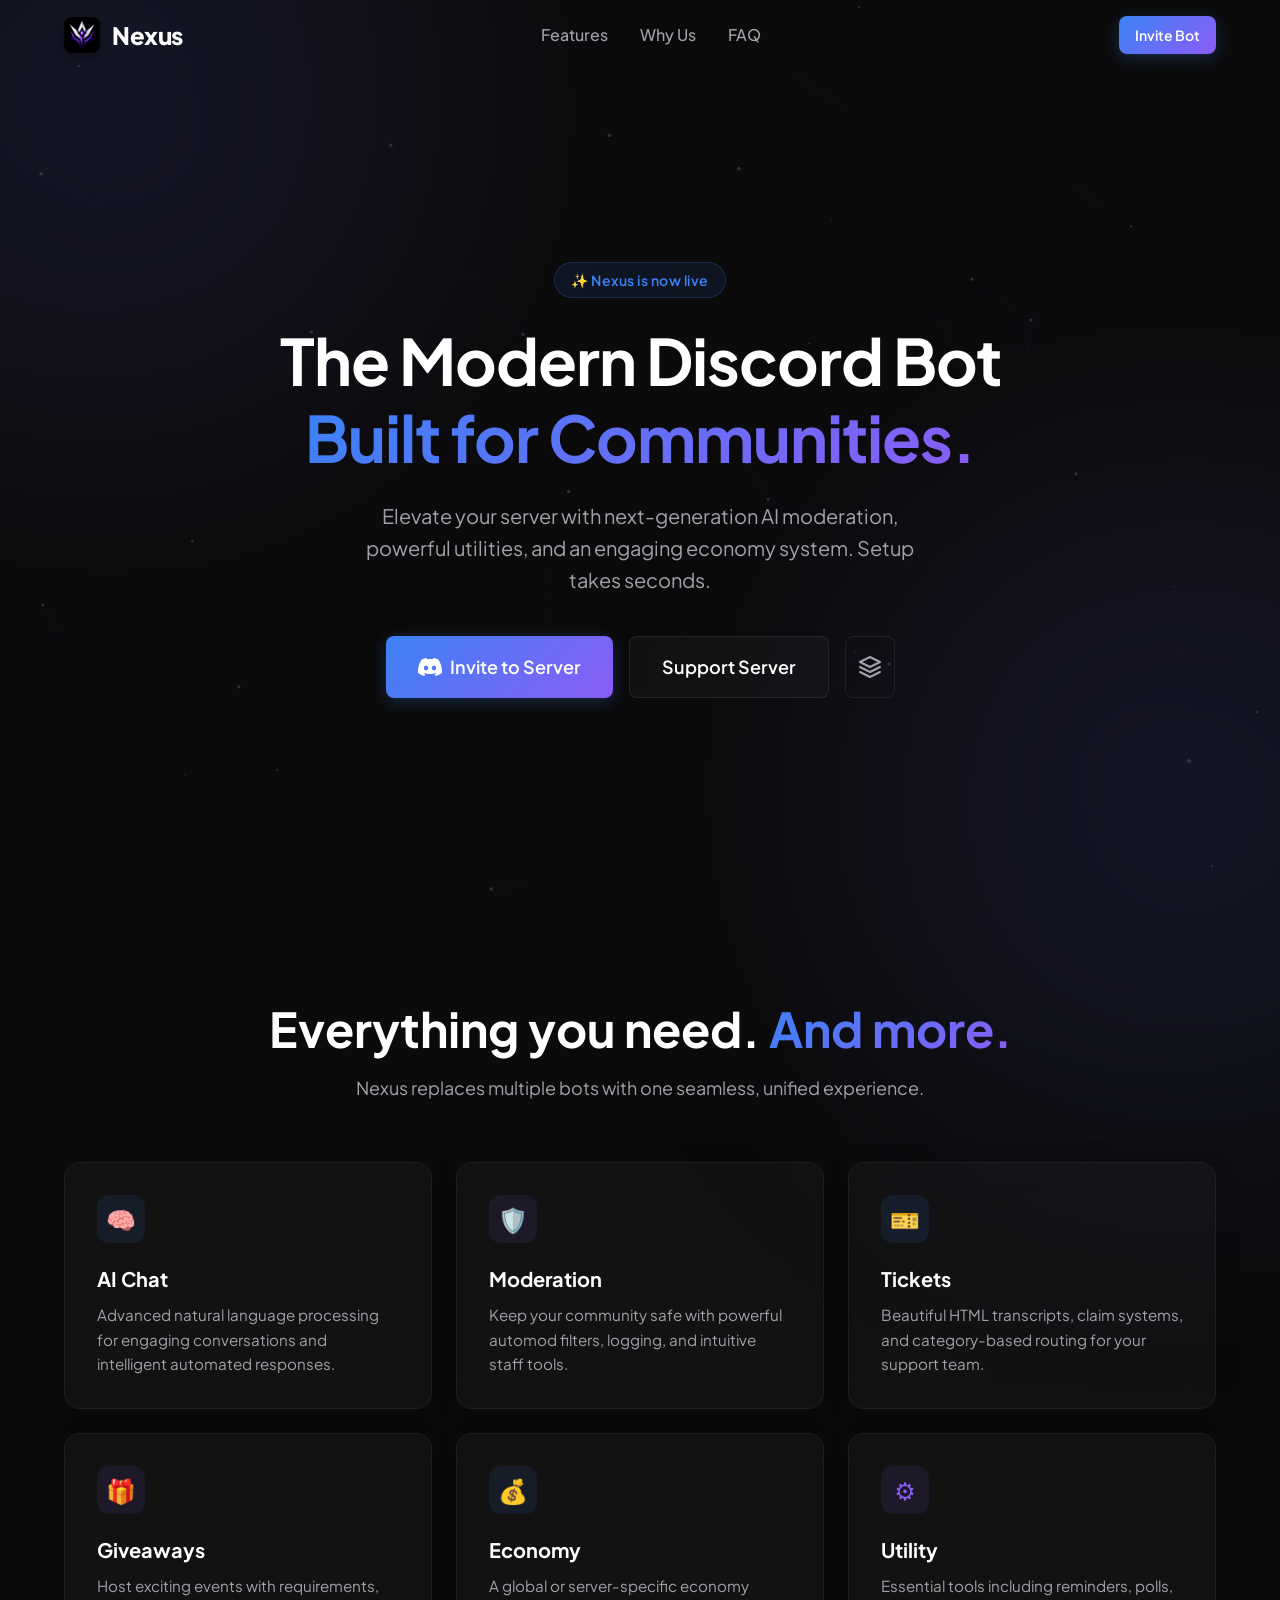
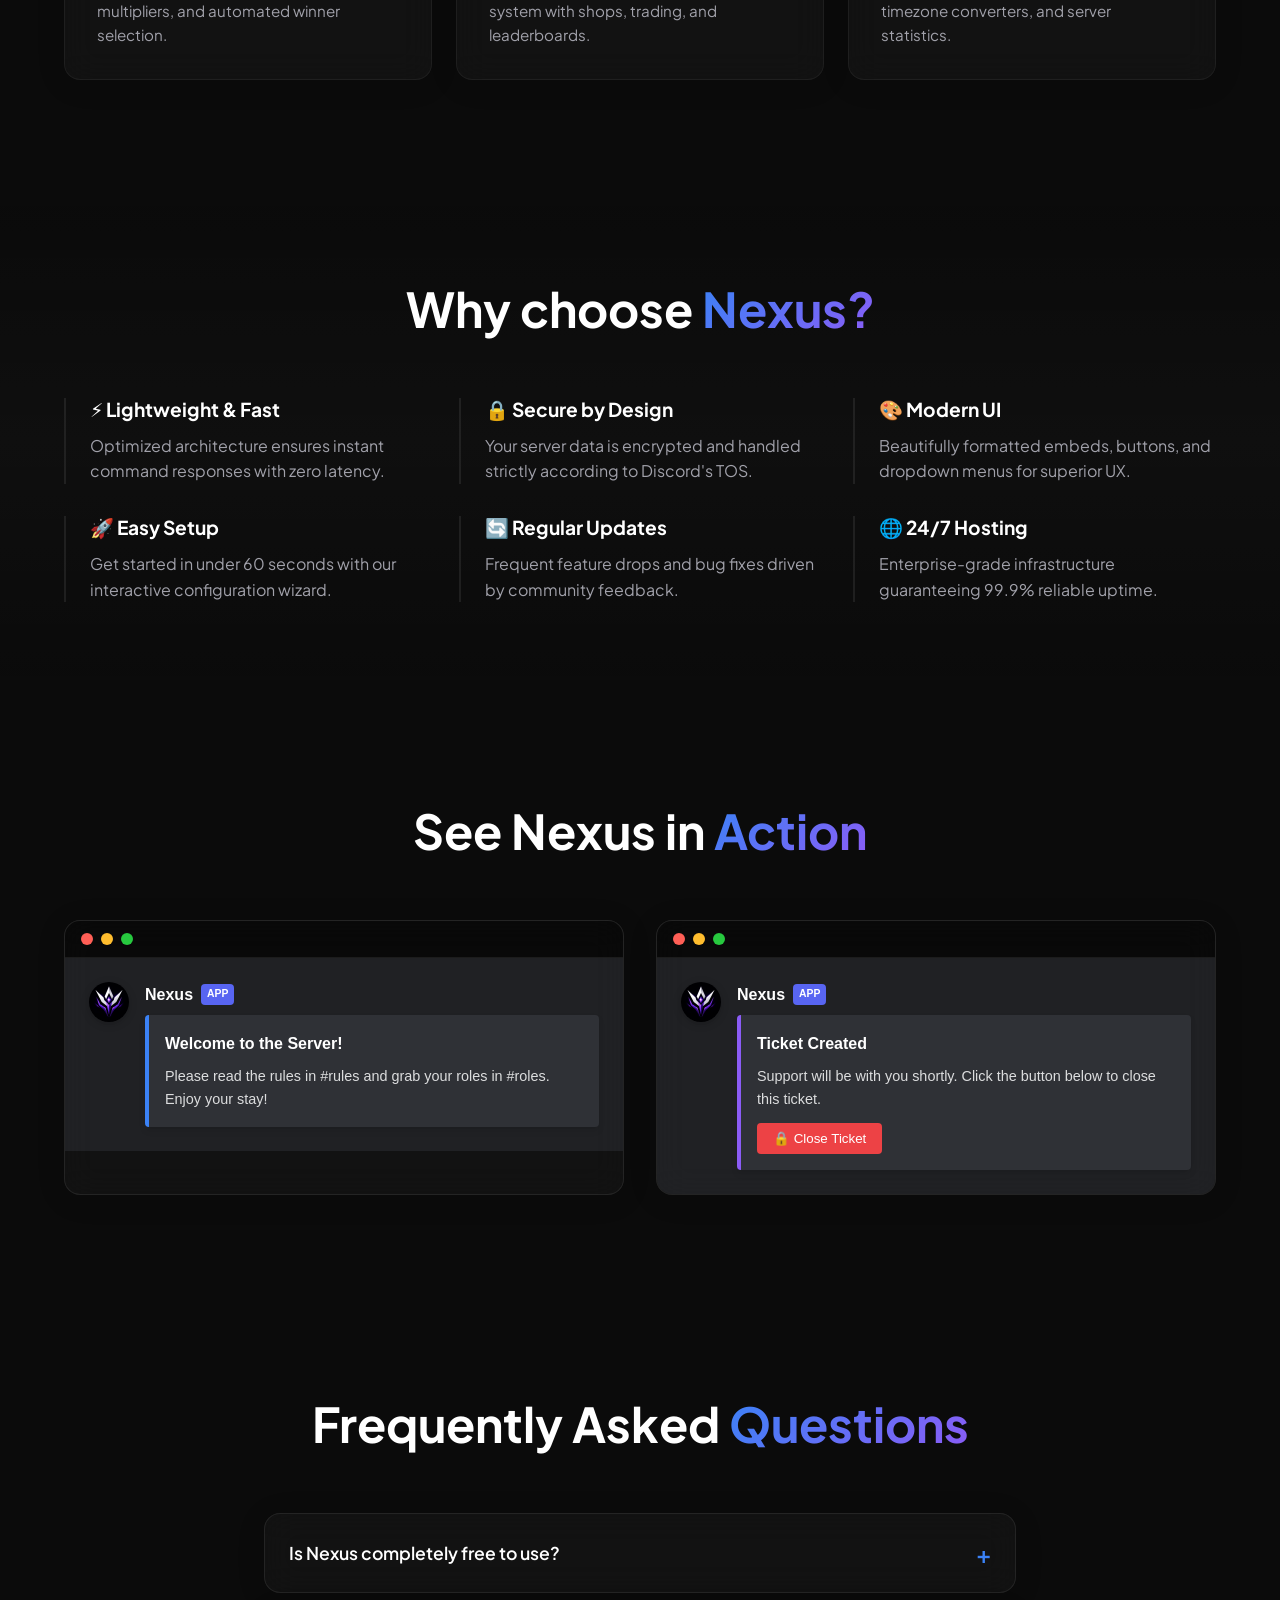
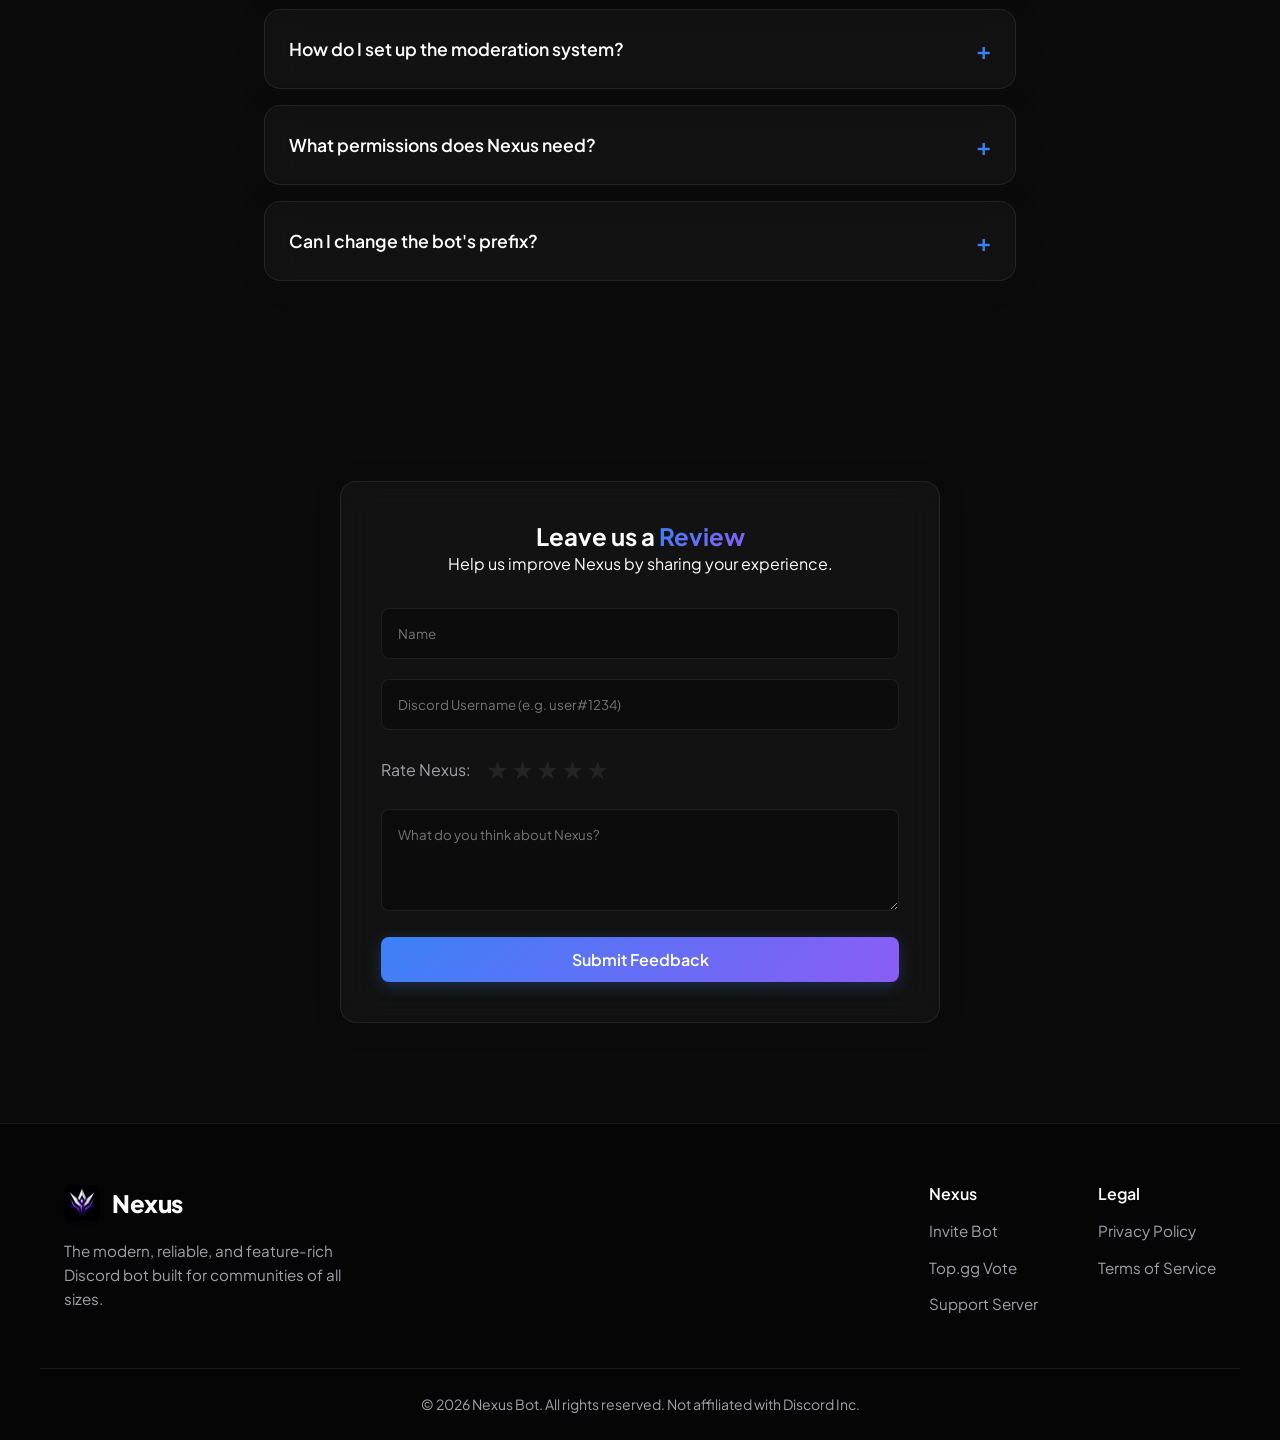
<file: index.html>
<!DOCTYPE html>
<html lang="en">
<head>
    <meta charset="UTF-8">
    <meta name="viewport" content="width=device-width, initial-scale=1.0">
    <title>Nexus | The Modern Discord Bot</title>
    <meta name="description" content="The Modern Discord Bot Built for Communities. Lightweight, secure, and packed with AI, moderation, and economy features.">
    <meta name="theme-color" content="#0b0b0b">
    
    <!-- Typography -->
    <link rel="preconnect" href="https://fonts.googleapis.com">
    <link rel="preconnect" href="https://fonts.gstatic.com" crossorigin>
    <link href="https://fonts.googleapis.com/css2?family=Plus+Jakarta+Sans:wght@400;500;600;700;800&display=swap" rel="stylesheet">
    
    <!-- Google AdSense -->
    <script async src="https://pagead2.googlesyndication.com/pagead/js/adsbygoogle.js?client=ca-pub-4295591652006279" crossorigin="anonymous"></script>
    
    <!-- Inline CSS for GitHub Pages Compatibility & Polish -->
    <style>
        /* ==========================================================================
           CSS Variables & Theme Setup
           ========================================================================== */
        :root {
            /* Colors */
            --bg-dark: #0b0b0b;
            --bg-card: rgba(255, 255, 255, 0.03);
            --border-color: rgba(255, 255, 255, 0.08);
            --text-primary: #ffffff;
            --text-secondary: #a1a1aa;
            
            /* Accents */
            --accent-blue: #3b82f6;
            --accent-purple: #8b5cf6;
            --accent-gradient: linear-gradient(135deg, var(--accent-blue), var(--accent-purple));
            
            /* Discord specific */
            --discord-blurple: #5865F2;
            --discord-dark: #36393f;
            --discord-embed-bg: #2f3136;
            
            /* Typography */
            --font-main: 'Plus Jakarta Sans', system-ui, -apple-system, sans-serif;
            
            /* Layout */
            --container-width: 1200px;
            --radius-sm: 8px;
            --radius-md: 16px;
            --radius-lg: 24px;
            --transition: all 0.3s cubic-bezier(0.4, 0, 0.2, 1);
        }

        /* ==========================================================================
           Reset & Base Styles
           ========================================================================== */
        * { margin: 0; padding: 0; box-sizing: border-box; }
        html { scroll-behavior: smooth; overflow-x: hidden; }
        body { font-family: var(--font-main); background-color: var(--bg-dark); color: var(--text-primary); line-height: 1.6; overflow-x: hidden; position: relative; }

        /* Custom Scrollbar */
        ::-webkit-scrollbar { width: 10px; }
        ::-webkit-scrollbar-track { background: var(--bg-dark); }
        ::-webkit-scrollbar-thumb { background: var(--border-color); border-radius: 5px; }
        ::-webkit-scrollbar-thumb:hover { background: var(--text-secondary); }

        /* Background Effects */
        #particles-canvas { position: fixed; top: 0; left: 0; width: 100%; height: 100%; z-index: -2; pointer-events: none; }
        .bg-glow { position: fixed; width: 600px; height: 600px; background: var(--accent-gradient); filter: blur(150px); opacity: 0.15; border-radius: 50%; z-index: -1; pointer-events: none; }
        .glow-top-left { top: -200px; left: -200px; }
        .glow-bottom-right { bottom: -200px; right: -200px; background: linear-gradient(135deg, var(--accent-purple), var(--accent-blue)); }

        /* Typography Utilities */
        h1, h2, h3, h4, h5, h6 { line-height: 1.2; font-weight: 700; }
        .text-gradient { background: var(--accent-gradient); -webkit-background-clip: text; -webkit-text-fill-color: transparent; background-clip: text; }
        a { color: inherit; text-decoration: none; transition: var(--transition); }
        .container { max-width: var(--container-width); margin: 0 auto; padding: 0 24px; }

        /* ==========================================================================
           UI Components
           ========================================================================== */
        .glass { background: var(--bg-card); backdrop-filter: blur(16px); -webkit-backdrop-filter: blur(16px); border: 1px solid var(--border-color); border-radius: var(--radius-md); box-shadow: 0 4px 30px rgba(0, 0, 0, 0.1); }
        
        .btn { display: inline-flex; align-items: center; justify-content: center; gap: 8px; font-family: inherit; font-weight: 600; border-radius: var(--radius-sm); cursor: pointer; transition: var(--transition); border: none; outline: none; padding: 12px 24px; font-size: 1rem; }
        .btn-primary { background: var(--accent-gradient); color: white; box-shadow: 0 4px 15px rgba(59, 130, 246, 0.25); }
        .btn-primary:hover { box-shadow: 0 6px 20px rgba(59, 130, 246, 0.4); transform: translateY(-2px); }
        .btn-secondary { background: var(--bg-card); color: white; border: 1px solid var(--border-color); }
        .btn-secondary:hover { background: rgba(255, 255, 255, 0.08); transform: translateY(-2px); }
        .btn-outline { background: transparent; border: 1px solid var(--border-color); color: var(--text-secondary); }
        .btn-outline:hover { color: white; border-color: white; transform: translateY(-2px); }
        .btn-small { padding: 8px 16px; font-size: 0.875rem; }
        .btn-large { padding: 16px 32px; font-size: 1.125rem; }
        .btn-icon { padding: 12px; border-radius: var(--radius-sm); }
        
        .badge { display: inline-block; padding: 6px 16px; background: rgba(59, 130, 246, 0.1); border: 1px solid rgba(59, 130, 246, 0.2); color: var(--accent-blue); border-radius: 50px; font-size: 0.875rem; font-weight: 600; margin-bottom: 24px; letter-spacing: 0.5px; }

        /* Images */
        img.logo-icon { width: 36px; height: 36px; border-radius: 8px; object-fit: cover; box-shadow: 0 4px 10px rgba(0,0,0,0.3); }
        img.avatar { width: 40px; height: 40px; border-radius: 50%; object-fit: cover; box-shadow: 0 2px 8px rgba(0,0,0,0.2); }

        /* ==========================================================================
           Navigation
           ========================================================================== */
        .navbar { position: fixed; top: 0; left: 0; width: 100%; z-index: 1000; transition: var(--transition); border-bottom: 1px solid transparent; }
        .navbar.scrolled { background: rgba(11, 11, 11, 0.85); backdrop-filter: blur(16px); -webkit-backdrop-filter: blur(16px); border-bottom: 1px solid var(--border-color); }
        .nav-container { max-width: var(--container-width); margin: 0 auto; padding: 16px 24px; display: flex; justify-content: space-between; align-items: center; }
        .logo { display: flex; align-items: center; gap: 12px; font-size: 1.5rem; font-weight: 800; letter-spacing: -0.5px; }
        .nav-links { display: flex; gap: 32px; }
        .nav-links a { color: var(--text-secondary); font-weight: 500; }
        .nav-links a:hover { color: white; text-shadow: 0 0 10px rgba(255,255,255,0.2); }
        .mobile-menu-btn { display: none; background: none; border: none; color: white; cursor: pointer; padding: 8px; }

        /* Mobile Menu Polish */
        .mobile-menu { display: flex; position: fixed; top: -100%; left: 0; width: 100%; height: 100vh; background: rgba(11, 11, 11, 0.98); backdrop-filter: blur(20px); -webkit-backdrop-filter: blur(20px); flex-direction: column; justify-content: center; align-items: center; gap: 32px; z-index: 999; transition: top 0.4s cubic-bezier(0.4, 0, 0.2, 1); opacity: 0; }
        .mobile-menu.active { top: 0; opacity: 1; }
        .mobile-menu a { font-size: 1.5rem; font-weight: 600; color: var(--text-secondary); letter-spacing: 1px; }
        .mobile-menu a:hover { color: white; }
        .mobile-menu .btn { font-size: 1.2rem; margin-top: 16px; padding: 16px 40px; }

        /* ==========================================================================
           Hero Section
           ========================================================================== */
        .hero { min-height: 100vh; display: flex; align-items: center; justify-content: center; text-align: center; padding: 120px 24px 60px; }
        .hero-content { max-width: 800px; }
        .hero-title { font-size: clamp(2.5rem, 5vw, 4.5rem); margin-bottom: 24px; letter-spacing: -1px; }
        .hero-description { font-size: clamp(1rem, 2vw, 1.25rem); color: var(--text-secondary); margin-bottom: 40px; max-width: 600px; margin-left: auto; margin-right: auto; }
        .hero-buttons { display: flex; gap: 16px; justify-content: center; flex-wrap: wrap; }

        /* ==========================================================================
           Features Section
           ========================================================================== */
        .section-header { text-align: center; margin-bottom: 60px; padding: 0 24px; }
        .section-header h2 { font-size: clamp(2rem, 4vw, 3rem); margin-bottom: 16px; }
        .section-header p { color: var(--text-secondary); font-size: 1.125rem; max-width: 600px; margin: 0 auto; }
        .features { padding: 100px 0; }
        .features-grid { display: grid; grid-template-columns: repeat(auto-fit, minmax(280px, 1fr)); gap: 24px; }
        .feature-card { padding: 32px; transition: var(--transition); border: 1px solid rgba(255,255,255,0.05); }
        .feature-card:hover { transform: translateY(-5px); background: rgba(255, 255, 255, 0.05); border-color: rgba(255,255,255,0.1); }
        .feature-icon { width: 48px; height: 48px; border-radius: 12px; display: flex; align-items: center; justify-content: center; font-size: 1.5rem; margin-bottom: 24px; }
        .bg-blue { background: rgba(59, 130, 246, 0.1); color: var(--accent-blue); }
        .bg-purple { background: rgba(139, 92, 246, 0.1); color: var(--accent-purple); }
        .feature-card h3 { margin-bottom: 12px; font-size: 1.25rem; }
        .feature-card p { color: var(--text-secondary); font-size: 0.95rem; }

        /* ==========================================================================
           Why Nexus
           ========================================================================== */
        .why-nexus { padding: 100px 0; background: linear-gradient(180deg, transparent, rgba(255,255,255,0.02), transparent); }
        .why-grid { display: grid; grid-template-columns: repeat(auto-fit, minmax(300px, 1fr)); gap: 32px; }
        .why-item { border-left: 2px solid var(--border-color); padding-left: 24px; transition: var(--transition); }
        .why-item:hover { border-left-color: var(--accent-blue); }
        .why-item h4 { font-size: 1.2rem; margin-bottom: 12px; color: white; }
        .why-item p { color: var(--text-secondary); }

        /* ==========================================================================
           Mockup / Gallery Section
           ========================================================================== */
        .gallery { padding: 100px 0; }
        .gallery-container { display: grid; grid-template-columns: repeat(auto-fit, minmax(350px, 1fr)); gap: 32px; }
        .screenshot { overflow: hidden; border-radius: var(--radius-md); border: 1px solid var(--border-color); }
        .mockup-header { background: rgba(0,0,0,0.5); padding: 12px 16px; display: flex; gap: 8px; border-bottom: 1px solid var(--border-color); }
        .dot { width: 12px; height: 12px; border-radius: 50%; }
        .dot.red { background: #ff5f56; } .dot.yellow { background: #ffbd2e; } .dot.green { background: #27c93f; }
        .mockup-body { padding: 24px; background: rgba(54, 57, 63, 0.4); }
        
        .discord-message { display: flex; gap: 16px; font-family: 'Whitney', 'Helvetica Neue', Helvetica, Arial, sans-serif; }
        .msg-content { flex: 1; }
        .username { font-weight: 600; color: white; margin-bottom: 4px; display: flex; align-items: center; gap: 8px; }
        .bot-tag { background: var(--discord-blurple); color: white; font-size: 0.65rem; padding: 2px 6px; border-radius: 4px; text-transform: uppercase; }
        .embed { background: var(--discord-embed-bg); border-left: 4px solid; padding: 16px; border-radius: 4px; margin-top: 8px; box-shadow: 0 4px 6px rgba(0,0,0,0.1); }
        .embed-blue { border-left-color: var(--accent-blue); }
        .embed-purple { border-left-color: var(--accent-purple); }
        .embed strong { display: block; margin-bottom: 8px; color: white; }
        .embed p { color: #dcddde; font-size: 0.9rem; }
        .discord-buttons { margin-top: 12px; display: flex; gap: 8px; }
        .d-btn { background: #4f545c; color: white; border: none; padding: 8px 16px; border-radius: 4px; cursor: pointer; font-weight: 500; transition: background 0.2s; }
        .d-btn:hover { background: #5d6269; }
        .d-btn-danger { background: #ed4245; }
        .d-btn-danger:hover { background: #c9383b; }

        /* ==========================================================================
           FAQ Section
           ========================================================================== */
        .faq { padding: 100px 0; }
        .faq-container { max-width: 800px; display: flex; flex-direction: column; gap: 16px; margin: 0 auto; }
        .faq-item { overflow: hidden; border: 1px solid var(--border-color); }
        .faq-question { width: 100%; text-align: left; background: none; border: none; color: white; padding: 24px; font-size: 1.1rem; font-weight: 600; cursor: pointer; display: flex; justify-content: space-between; align-items: center; font-family: inherit; }
        .faq-question .icon { font-size: 1.5rem; transition: transform 0.3s ease; color: var(--accent-blue); }
        .faq-item.active .faq-question .icon { transform: rotate(45deg); }
        .faq-answer { max-height: 0; overflow: hidden; transition: max-height 0.4s ease-out; }
        .faq-answer p { padding: 0 24px 24px; color: var(--text-secondary); }

        /* ==========================================================================
           Feedback Section
           ========================================================================== */
        .feedback { padding: 100px 0; }
        .feedback-card { max-width: 600px; padding: 40px; margin: 0 auto; }
        .feedback-content { text-align: center; margin-bottom: 32px; }
        .feedback-form { display: flex; flex-direction: column; gap: 20px; }
        .form-group input, .form-group textarea { width: 100%; padding: 16px; background: rgba(0,0,0,0.3); border: 1px solid var(--border-color); border-radius: var(--radius-sm); color: white; font-family: inherit; outline: none; transition: var(--transition); }
        .form-group input:focus, .form-group textarea:focus { border-color: var(--accent-blue); background: rgba(0,0,0,0.5); box-shadow: 0 0 10px rgba(59, 130, 246, 0.1); }
        .w-100 { width: 100%; }
        .rating { display: flex; align-items: center; gap: 16px; color: var(--text-secondary); }
        .stars { display: flex; gap: 4px; font-size: 1.5rem; cursor: pointer; color: var(--border-color); }
        .stars span:hover, .stars span.active { color: #fbbf24; }
        .form-success { background: rgba(39, 201, 63, 0.1); color: #27c93f; padding: 16px; border-radius: var(--radius-sm); text-align: center; border: 1px solid rgba(39, 201, 63, 0.2); }
        .hidden { display: none; }

        /* ==========================================================================
           Footer
           ========================================================================== */
        .footer { border-top: 1px solid var(--border-color); padding: 60px 0 24px; background: rgba(0,0,0,0.5); backdrop-filter: blur(10px); }
        .footer-container { display: flex; justify-content: space-between; flex-wrap: wrap; gap: 40px; margin-bottom: 40px; }
        .footer-brand { max-width: 300px; }
        .footer-brand p { color: var(--text-secondary); margin-top: 16px; font-size: 0.95rem; }
        .footer-links { display: flex; gap: 60px; flex-wrap: wrap; }
        .link-group h4 { margin-bottom: 16px; color: white; font-weight: 600; }
        .link-group a { display: block; color: var(--text-secondary); margin-bottom: 12px; font-size: 0.95rem; transition: var(--transition); }
        .link-group a:hover { color: var(--accent-blue); padding-left: 4px; }
        .footer-bottom { text-align: center; color: var(--text-secondary); font-size: 0.875rem; border-top: 1px solid var(--border-color); padding-top: 24px; }

        /* ==========================================================================
           Animations
           ========================================================================== */
        .reveal { opacity: 0; transform: translateY(30px); transition: all 0.8s cubic-bezier(0.5, 0, 0, 1); }
        .reveal.active { opacity: 1; transform: translateY(0); }
        .delay-1 { transition-delay: 0.1s; }
        .delay-2 { transition-delay: 0.2s; }

        /* ==========================================================================
           Responsive Design (Mobile Polish)
           ========================================================================== */
        @media (max-width: 768px) {
            .nav-links, .nav-actions .btn { display: none; }
            .mobile-menu-btn { display: block; }
            .hero { padding-top: 140px; }
            .hero-title { font-size: 2.2rem; }
            .hero-buttons { flex-direction: column; width: 100%; max-width: 320px; margin: 0 auto; }
            .hero-buttons .btn { width: 100%; justify-content: center; }
            .footer-container { flex-direction: column; gap: 32px; }
            .footer-links { gap: 40px; }
            .gallery-container { grid-template-columns: 1fr; }
            .why-grid { grid-template-columns: 1fr; }
            .badge { margin-bottom: 16px; }
        }
    </style>
</head>
<body>
    <!-- Interactive Background Particles -->
    <canvas id="particles-canvas"></canvas>
    
    <!-- Background Gradient Glows -->
    <div class="bg-glow glow-top-left"></div>
    <div class="bg-glow glow-bottom-right"></div>

    <!-- Navigation -->
    <nav class="navbar">
        <div class="nav-container">
            <a href="index.html" class="logo">
                <img src="1000145335.jpg" alt="Nexus Logo" class="logo-icon">
                <span class="logo-text">Nexus</span>
            </a>
            <div class="nav-links">
                <a href="#features">Features</a>
                <a href="#why-nexus">Why Us</a>
                <a href="#faq">FAQ</a>
            </div>
            <div class="nav-actions">
                <a href="https://discord.com/oauth2/authorize?client_id=1529371684384276572&permissions=7882942643547223&integration_type=0&scope=bot+applications.commands" class="btn btn-primary btn-small" target="_blank" rel="noopener noreferrer">Invite Bot</a>
                <button class="mobile-menu-btn" aria-label="Toggle menu">
                    <svg width="28" height="28" viewBox="0 0 24 24" fill="none" stroke="currentColor" stroke-width="2"><path d="M3 12h18M3 6h18M3 18h18"/></svg>
                </button>
            </div>
        </div>
    </nav>

    <!-- Mobile Menu Overlay -->
    <div class="mobile-menu">
        <button class="mobile-menu-btn" style="position: absolute; top: 24px; right: 24px;" aria-label="Close menu">
            <svg width="28" height="28" viewBox="0 0 24 24" fill="none" stroke="currentColor" stroke-width="2"><path d="M18 6L6 18M6 6l12 12"/></svg>
        </button>
        <a href="#features">Features</a>
        <a href="#why-nexus">Why Us</a>
        <a href="#gallery">Gallery</a>
        <a href="#faq">FAQ</a>
        <a href="https://discord.com/oauth2/authorize?client_id=1529371684384276572&permissions=7882942643547223&integration_type=0&scope=bot+applications.commands" class="btn btn-primary" target="_blank" rel="noopener noreferrer">Invite Bot</a>
    </div>

    <!-- Hero Section -->
    <header class="hero" id="home">
        <div class="hero-content reveal">
            <div class="badge">✨ Nexus is now live</div>
            <h1 class="hero-title">The Modern Discord Bot<br><span class="text-gradient">Built for Communities.</span></h1>
            <p class="hero-description">
                Elevate your server with next-generation AI moderation, powerful utilities, and an engaging economy system. Setup takes seconds.
            </p>
            <div class="hero-buttons">
                <a href="https://discord.com/oauth2/authorize?client_id=1529371684384276572&permissions=7882942643547223&integration_type=0&scope=bot+applications.commands" class="btn btn-primary btn-large" target="_blank" rel="noopener noreferrer">
                    <svg class="discord-icon" xmlns="http://www.w3.org/2000/svg" viewBox="0 0 127.14 96.36" width="24" height="24" fill="currentColor"><path d="M107.7,8.07A105.15,105.15,0,0,0,81.47,0a72.06,72.06,0,0,0-3.36,6.83A97.68,97.68,0,0,0,49,6.83,72.37,72.37,0,0,0,45.64,0,105.89,105.89,0,0,0,19.39,8.09C2.79,32.65-1.71,56.6.54,80.21h0A105.73,105.73,0,0,0,32.71,96.36,77.7,77.7,0,0,0,39.6,85.25a68.42,68.42,0,0,1-10.85-5.18c.91-.66,1.8-1.34,2.66-2a75.57,75.57,0,0,0,64.32,0c.87.71,1.76,1.39,2.66,2a68.68,68.68,0,0,1-10.87,5.19,77,77,0,0,0,6.89,11.1,105.25,105.25,0,0,0,32.19-16.14c2.64-27.38-4.51-51.11-19.32-72.15ZM42.45,65.69C36.18,65.69,31,60,31,53s5-12.74,11.43-12.74S54,46,53.89,53,48.84,65.69,42.45,65.69Zm42.24,0C78.41,65.69,73.31,60,73.31,53s5-12.74,11.43-12.74S96.33,46,96.22,53,91.08,65.69,84.69,65.69Z"/></svg>
                    Invite to Server
                </a>
                <a href="https://discord.gg/D97a6JcgpF" class="btn btn-secondary btn-large">Support Server</a>
                
                <!-- Replaced GitHub with Top.gg Icon Link -->
                <a href="https://top.gg" class="btn btn-outline btn-icon" aria-label="Vote on Top.gg" target="_blank" rel="noopener noreferrer" title="Vote on Top.gg">
                    <svg viewBox="0 0 24 24" width="24" height="24" stroke="currentColor" stroke-width="2" fill="none" stroke-linecap="round" stroke-linejoin="round">
                        <polygon points="12 2 2 7 12 12 22 7 12 2"></polygon>
                        <polyline points="2 17 12 22 22 17"></polyline>
                        <polyline points="2 12 12 17 22 12"></polyline>
                    </svg>
                </a>
            </div>
        </div>
    </header>

    <!-- Features Section -->
    <section class="features" id="features">
        <div class="section-header reveal">
            <h2>Everything you need. <span class="text-gradient">And more.</span></h2>
            <p>Nexus replaces multiple bots with one seamless, unified experience.</p>
        </div>
        
        <div class="features-grid container">
            <div class="feature-card glass reveal">
                <div class="feature-icon bg-blue">🧠</div>
                <h3>AI Chat</h3>
                <p>Advanced natural language processing for engaging conversations and intelligent automated responses.</p>
            </div>
            <div class="feature-card glass reveal delay-1">
                <div class="feature-icon bg-purple">🛡️</div>
                <h3>Moderation</h3>
                <p>Keep your community safe with powerful automod filters, logging, and intuitive staff tools.</p>
            </div>
            <div class="feature-card glass reveal delay-2">
                <div class="feature-icon bg-blue">🎫</div>
                <h3>Tickets</h3>
                <p>Beautiful HTML transcripts, claim systems, and category-based routing for your support team.</p>
            </div>
            <div class="feature-card glass reveal">
                <div class="feature-icon bg-purple">🎁</div>
                <h3>Giveaways</h3>
                <p>Host exciting events with requirements, multipliers, and automated winner selection.</p>
            </div>
            <div class="feature-card glass reveal delay-1">
                <div class="feature-icon bg-blue">💰</div>
                <h3>Economy</h3>
                <p>A global or server-specific economy system with shops, trading, and leaderboards.</p>
            </div>
            <div class="feature-card glass reveal delay-2">
                <div class="feature-icon bg-purple">⚙️</div>
                <h3>Utility</h3>
                <p>Essential tools including reminders, polls, timezone converters, and server statistics.</p>
            </div>
        </div>
    </section>

    <!-- Why Nexus Section -->
    <section class="why-nexus" id="why-nexus">
        <div class="container">
            <div class="section-header reveal">
                <h2>Why choose <span class="text-gradient">Nexus?</span></h2>
            </div>
            <div class="why-grid">
                <div class="why-item reveal">
                    <h4>⚡ Lightweight & Fast</h4>
                    <p>Optimized architecture ensures instant command responses with zero latency.</p>
                </div>
                <div class="why-item reveal delay-1">
                    <h4>🔒 Secure by Design</h4>
                    <p>Your server data is encrypted and handled strictly according to Discord's TOS.</p>
                </div>
                <div class="why-item reveal delay-2">
                    <h4>🎨 Modern UI</h4>
                    <p>Beautifully formatted embeds, buttons, and dropdown menus for superior UX.</p>
                </div>
                <div class="why-item reveal">
                    <h4>🚀 Easy Setup</h4>
                    <p>Get started in under 60 seconds with our interactive configuration wizard.</p>
                </div>
                <div class="why-item reveal delay-1">
                    <h4>🔄 Regular Updates</h4>
                    <p>Frequent feature drops and bug fixes driven by community feedback.</p>
                </div>
                <div class="why-item reveal delay-2">
                    <h4>🌐 24/7 Hosting</h4>
                    <p>Enterprise-grade infrastructure guaranteeing 99.9% reliable uptime.</p>
                </div>
            </div>
        </div>
    </section>

    <!-- Screenshots Gallery -->
    <section class="gallery" id="gallery">
        <div class="section-header reveal">
            <h2>See Nexus in <span class="text-gradient">Action</span></h2>
        </div>
        <div class="gallery-container container reveal">
            <div class="screenshot glass">
                <div class="mockup-header">
                    <span class="dot red"></span>
                    <span class="dot yellow"></span>
                    <span class="dot green"></span>
                </div>
                <div class="mockup-body">
                    <div class="discord-message">
                        <!-- Updated avatar to use 1000145335.jpg -->
                        <img src="1000145335.jpg" alt="Nexus" class="avatar">
                        <div class="msg-content">
                            <span class="username">Nexus <span class="bot-tag">APP</span></span>
                            <div class="embed embed-blue">
                                <strong>Welcome to the Server!</strong>
                                <p>Please read the rules in #rules and grab your roles in #roles. Enjoy your stay!</p>
                            </div>
                        </div>
                    </div>
                </div>
            </div>
            
            <div class="screenshot glass">
                <div class="mockup-header">
                    <span class="dot red"></span>
                    <span class="dot yellow"></span>
                    <span class="dot green"></span>
                </div>
                <div class="mockup-body">
                    <div class="discord-message">
                        <!-- Updated avatar to use 1000145335.jpg -->
                        <img src="1000145335.jpg" alt="Nexus" class="avatar">
                        <div class="msg-content">
                            <span class="username">Nexus <span class="bot-tag">APP</span></span>
                            <div class="embed embed-purple">
                                <strong>Ticket Created</strong>
                                <p>Support will be with you shortly. Click the button below to close this ticket.</p>
                                <div class="discord-buttons">
                                    <button class="d-btn d-btn-danger">🔒 Close Ticket</button>
                                </div>
                            </div>
                        </div>
                    </div>
                </div>
            </div>
        </div>
    </section>

    <!-- FAQ Section -->
    <section class="faq" id="faq">
        <div class="section-header reveal">
            <h2>Frequently Asked <span class="text-gradient">Questions</span></h2>
        </div>
        <div class="faq-container container reveal">
            <div class="faq-item glass">
                <button class="faq-question">
                    Is Nexus completely free to use?
                    <span class="icon">+</span>
                </button>
                <div class="faq-answer">
                    <p>Yes! All core features including moderation, economy, and basic utilities are 100% free. We also offer a premium tier for advanced AI limits and custom branding.</p>
                </div>
            </div>
            <div class="faq-item glass">
                <button class="faq-question">
                    How do I set up the moderation system?
                    <span class="icon">+</span>
                </button>
                <div class="faq-answer">
                    <p>Simply run the `/setup automod` command in your server, and our interactive wizard will guide you through configuring filters, strike thresholds, and log channels.</p>
                </div>
            </div>
            <div class="faq-item glass">
                <button class="faq-question">
                    What permissions does Nexus need?
                    <span class="icon">+</span>
                </button>
                <div class="faq-answer">
                    <p>Nexus requests standard permissions like Send Messages, Manage Roles, and Kick/Ban Members. You can customize these permissions during the invite process.</p>
                </div>
            </div>
            <div class="faq-item glass">
                <button class="faq-question">
                    Can I change the bot's prefix?
                    <span class="icon">+</span>
                </button>
                <div class="faq-answer">
                    <p>Nexus is built entirely on modern Slash Commands (/). This means you don't need to remember prefixes, and commands are instantly accessible by typing `/`.</p>
                </div>
            </div>
        </div>
    </section>

    <!-- Feedback Section -->
    <section class="feedback" id="feedback">
        <div class="container glass feedback-card reveal">
            <div class="feedback-content">
                <h2>Leave us a <span class="text-gradient">Review</span></h2>
                <p>Help us improve Nexus by sharing your experience.</p>
            </div>
            <form id="feedback-form" class="feedback-form">
                <div class="form-group">
                    <input type="text" id="name" required placeholder="Name">
                </div>
                <div class="form-group">
                    <input type="text" id="discord" required placeholder="Discord Username (e.g. user#1234)">
                </div>
                <div class="form-group rating">
                    <span>Rate Nexus: </span>
                    <div class="stars" id="star-rating">
                        <span data-value="1">★</span>
                        <span data-value="2">★</span>
                        <span data-value="3">★</span>
                        <span data-value="4">★</span>
                        <span data-value="5">★</span>
                    </div>
                    <input type="hidden" id="rating-value" required>
                </div>
                <div class="form-group">
                    <textarea id="message" required placeholder="What do you think about Nexus?" rows="4"></textarea>
                </div>
                <button type="submit" class="btn btn-primary w-100">Submit Feedback</button>
                <div id="form-success" class="form-success hidden">
                    Thank you! Your feedback has been submitted successfully.
                </div>
            </form>
        </div>
    </section>

    <!-- Footer -->
    <footer class="footer">
        <div class="footer-container container">
            <div class="footer-brand">
                <div class="logo">
                    <!-- Updated Footer Logo -->
                    <img src="1000145335.jpg" alt="Nexus Logo" class="logo-icon">
                    <span class="logo-text">Nexus</span>
                </div>
                <p>The modern, reliable, and feature-rich Discord bot built for communities of all sizes.</p>
            </div>
            <div class="footer-links">
    <div class="link-group">
        <h4>Nexus</h4>
        <a href="https://discord.com/oauth2/authorize?client_id=1529371684384276572&permissions=7882942643547223&integration_type=0&scope=bot+applications.commands" target="_blank" rel="noopener noreferrer">Invite Bot</a>
        <a href="https://top.gg" target="_blank" rel="noopener noreferrer">Top.gg Vote</a>
        <a href="https://discord.gg/D97a6JcgpF" target="_blank" rel="noopener noreferrer">Support Server</a>
    </div>
    <div class="link-group">
        <h4>Legal</h4>
        <a href="privacy.html">Privacy Policy</a>
        <a href="terms.html">Terms of Service</a>
    </div>
</div>

        </div>
        <div class="footer-bottom container">
            <p>&copy; 2026 Nexus Bot. All rights reserved. Not affiliated with Discord Inc.</p>
        </div>
    </footer>

    <!-- Inline JavaScript -->
    <script>
        document.addEventListener('DOMContentLoaded', () => {
            
            // --- 1. Navbar Scroll Effect ---
            const navbar = document.querySelector('.navbar');
            window.addEventListener('scroll', () => {
                if (window.scrollY > 50) navbar.classList.add('scrolled');
                else navbar.classList.remove('scrolled');
            });

            // --- 2. Mobile Menu Toggle ---
            const menuBtns = document.querySelectorAll('.mobile-menu-btn');
            const mobileMenu = document.querySelector('.mobile-menu');
            
            if (menuBtns && mobileMenu) {
                menuBtns.forEach(btn => {
                    btn.addEventListener('click', () => {
                        mobileMenu.classList.toggle('active');
                    });
                });
                
                const mobileLinks = mobileMenu.querySelectorAll('a');
                mobileLinks.forEach(link => {
                    link.addEventListener('click', () => {
                        mobileMenu.classList.remove('active');
                    });
                });
            }

            // --- 3. Scroll Reveal Animations ---
            const revealElements = document.querySelectorAll('.reveal');
            const revealObserver = new IntersectionObserver((entries, observer) => {
                entries.forEach(entry => {
                    if (entry.isIntersecting) {
                        entry.target.classList.add('active');
                        observer.unobserve(entry.target);
                    }
                });
            }, { threshold: 0.15, rootMargin: "0px 0px -50px 0px" });

            revealElements.forEach(el => revealObserver.observe(el));

            // --- 4. FAQ Accordion ---
            const faqItems = document.querySelectorAll('.faq-item');
            faqItems.forEach(item => {
                const question = item.querySelector('.faq-question');
                const answer = item.querySelector('.faq-answer');
                
                question.addEventListener('click', () => {
                    const isActive = item.classList.contains('active');
                    
                    faqItems.forEach(faq => {
                        faq.classList.remove('active');
                        faq.querySelector('.faq-answer').style.maxHeight = null;
                    });

                    if (!isActive) {
                        item.classList.add('active');
                        answer.style.maxHeight = answer.scrollHeight + "px";
                    }
                });
            });

            // --- 5. Feedback Form & Star Rating ---
            const stars = document.querySelectorAll('.stars span');
            const ratingInput = document.getElementById('rating-value');
            const feedbackForm = document.getElementById('feedback-form');
            const formSuccess = document.getElementById('form-success');

            if (stars.length > 0) {
                stars.forEach(star => {
                    star.addEventListener('click', (e) => {
                        const value = e.target.getAttribute('data-value');
                        ratingInput.value = value;
                        stars.forEach(s => {
                            if (s.getAttribute('data-value') <= value) s.classList.add('active');
                            else s.classList.remove('active');
                        });
                    });
                });
            }

            if (feedbackForm) {
                feedbackForm.addEventListener('submit', (e) => {
                    e.preventDefault();
                    if (!ratingInput.value) return alert("Please select a star rating!");
                    
                    const submitBtn = feedbackForm.querySelector('button[type="submit"]');
                    submitBtn.innerText = 'Sending...';
                    submitBtn.disabled = true;

                    setTimeout(() => {
                        feedbackForm.reset();
                        stars.forEach(s => s.classList.remove('active'));
                        ratingInput.value = '';
                        submitBtn.style.display = 'none';
                        formSuccess.classList.remove('hidden');
                    }, 1000);
                });
            }

            // --- 6. Interactive Floating Particles ---
            const canvas = document.getElementById('particles-canvas');
            if (canvas) {
                const ctx = canvas.getContext('2d');
                let particles = [];
                let width = canvas.width = window.innerWidth;
                let height = canvas.height = window.innerHeight;

                window.addEventListener('resize', () => {
                    width = canvas.width = window.innerWidth;
                    height = canvas.height = window.innerHeight;
                    initParticles();
                });

                class Particle {
                    constructor() {
                        this.x = Math.random() * width;
                        this.y = Math.random() * height;
                        this.size = Math.random() * 2;
                        this.speedX = Math.random() * 0.5 - 0.25;
                        this.speedY = Math.random() * 0.5 - 0.25;
                    }
                    update() {
                        this.x += this.speedX;
                        this.y += this.speedY;
                        if (this.x > width) this.x = 0;
                        if (this.x < 0) this.x = width;
                        if (this.y > height) this.y = 0;
                        if (this.y < 0) this.y = height;
                    }
                    draw() {
                        ctx.fillStyle = 'rgba(255, 255, 255, 0.15)';
                        ctx.beginPath();
                        ctx.arc(this.x, this.y, this.size, 0, Math.PI * 2);
                        ctx.fill();
                    }
                }

                function initParticles() {
                    particles = [];
                    const particleCount = window.innerWidth < 768 ? 30 : 60;
                    for (let i = 0; i < particleCount; i++) particles.push(new Particle());
                }

                function animateParticles() {
                    ctx.clearRect(0, 0, width, height);
                    for (let i = 0; i < particles.length; i++) {
                        particles[i].update();
                        particles[i].draw();
                        for (let j = i; j < particles.length; j++) {
                            const dx = particles[i].x - particles[j].x;
                            const dy = particles[i].y - particles[j].y;
                            const distance = Math.sqrt(dx * dx + dy * dy);
                            if (distance < 120) {
                                ctx.beginPath();
                                ctx.strokeStyle = `rgba(139, 92, 246, ${0.12 - distance/1000})`;
                                ctx.lineWidth = 0.5;
                                ctx.moveTo(particles[i].x, particles[i].y);
                                ctx.lineTo(particles[j].x, particles[j].y);
                                ctx.stroke();
                            }
                        }
                    }
                    requestAnimationFrame(animateParticles);
                }

                initParticles();
                animateParticles();
            }
        });
    </script>
</body>
</html>
</file>
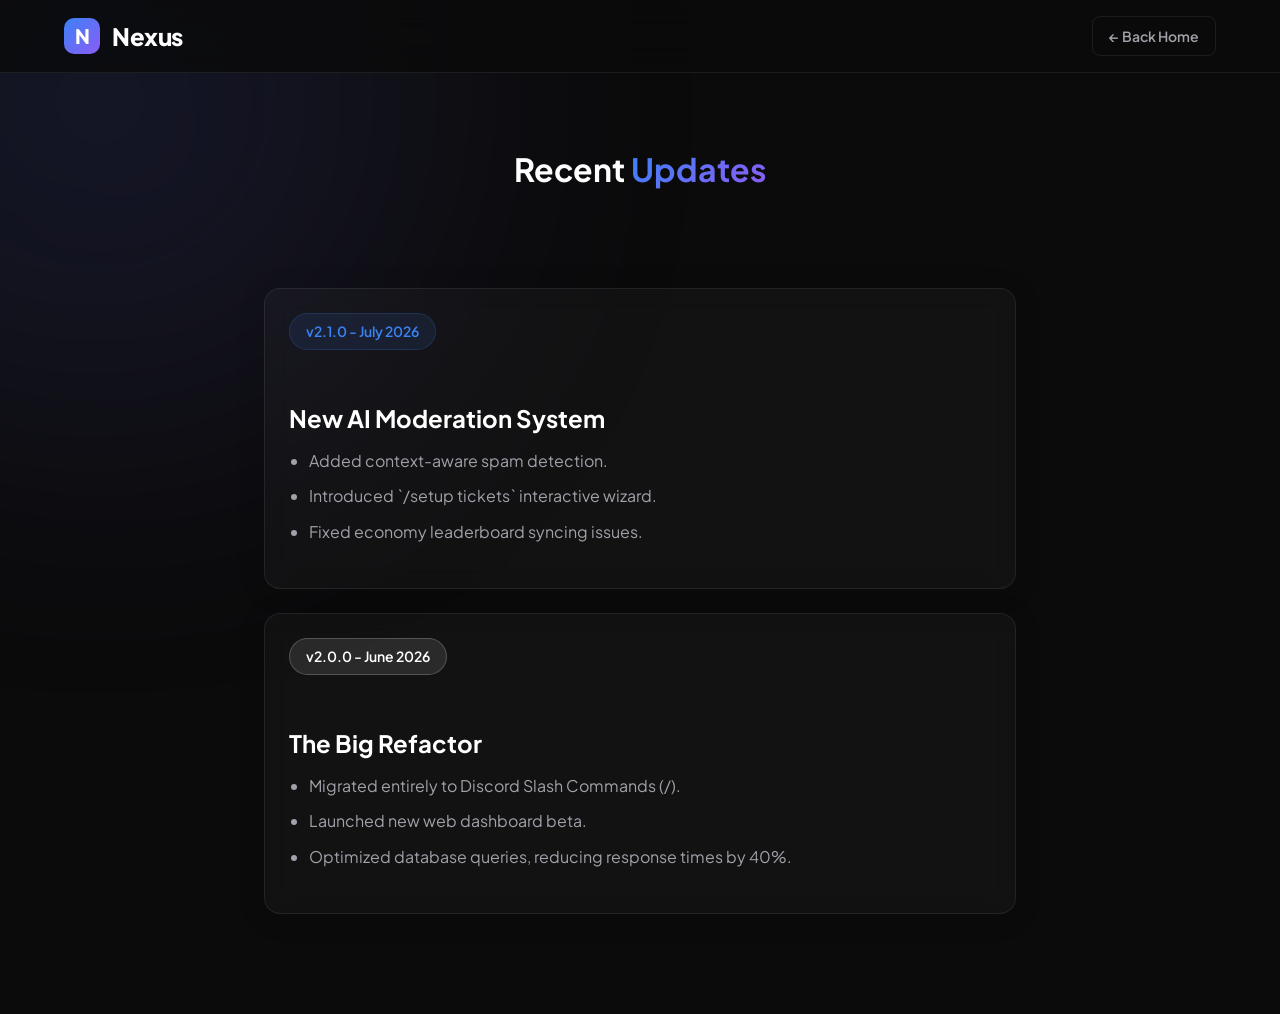
<file: changelog.html>
<!DOCTYPE html>
<html lang="en">
<head>
    <meta charset="UTF-8">
    <meta name="viewport" content="width=device-width, initial-scale=1.0">
    <title>Changelog | Nexus Bot</title>
    <link href="https://fonts.googleapis.com/css2?family=Plus+Jakarta+Sans:wght@400;500;600;700;800&display=swap" rel="stylesheet">
    <link rel="stylesheet" href="style.css">
</head>
<body>
    <div class="bg-glow glow-top-left"></div>
    
    <nav class="navbar scrolled">
        <div class="nav-container">
            <a href="index.html" class="logo">
                <div class="logo-icon">N</div>
                <span class="logo-text">Nexus</span>
            </a>
            <div class="nav-actions">
                <a href="index.html" class="btn btn-outline btn-small">← Back Home</a>
            </div>
        </div>
    </nav>

    <header class="page-header">
        <h1>Recent <span class="text-gradient">Updates</span></h1>
    </header>

    <main class="page-content">
        <div class="glass" style="padding: 24px; margin-bottom: 24px;">
            <div class="badge">v2.1.0 - July 2026</div>
            <h2>New AI Moderation System</h2>
            <ul>
                <li>Added context-aware spam detection.</li>
                <li>Introduced `/setup tickets` interactive wizard.</li>
                <li>Fixed economy leaderboard syncing issues.</li>
            </ul>
        </div>
        
        <div class="glass" style="padding: 24px;">
            <div class="badge" style="background: rgba(255,255,255,0.1); color: white; border-color: rgba(255,255,255,0.2);">v2.0.0 - June 2026</div>
            <h2>The Big Refactor</h2>
            <ul>
                <li>Migrated entirely to Discord Slash Commands (/).</li>
                <li>Launched new web dashboard beta.</li>
                <li>Optimized database queries, reducing response times by 40%.</li>
            </ul>
        </div>
    </main>
</body>
</html>
</file>
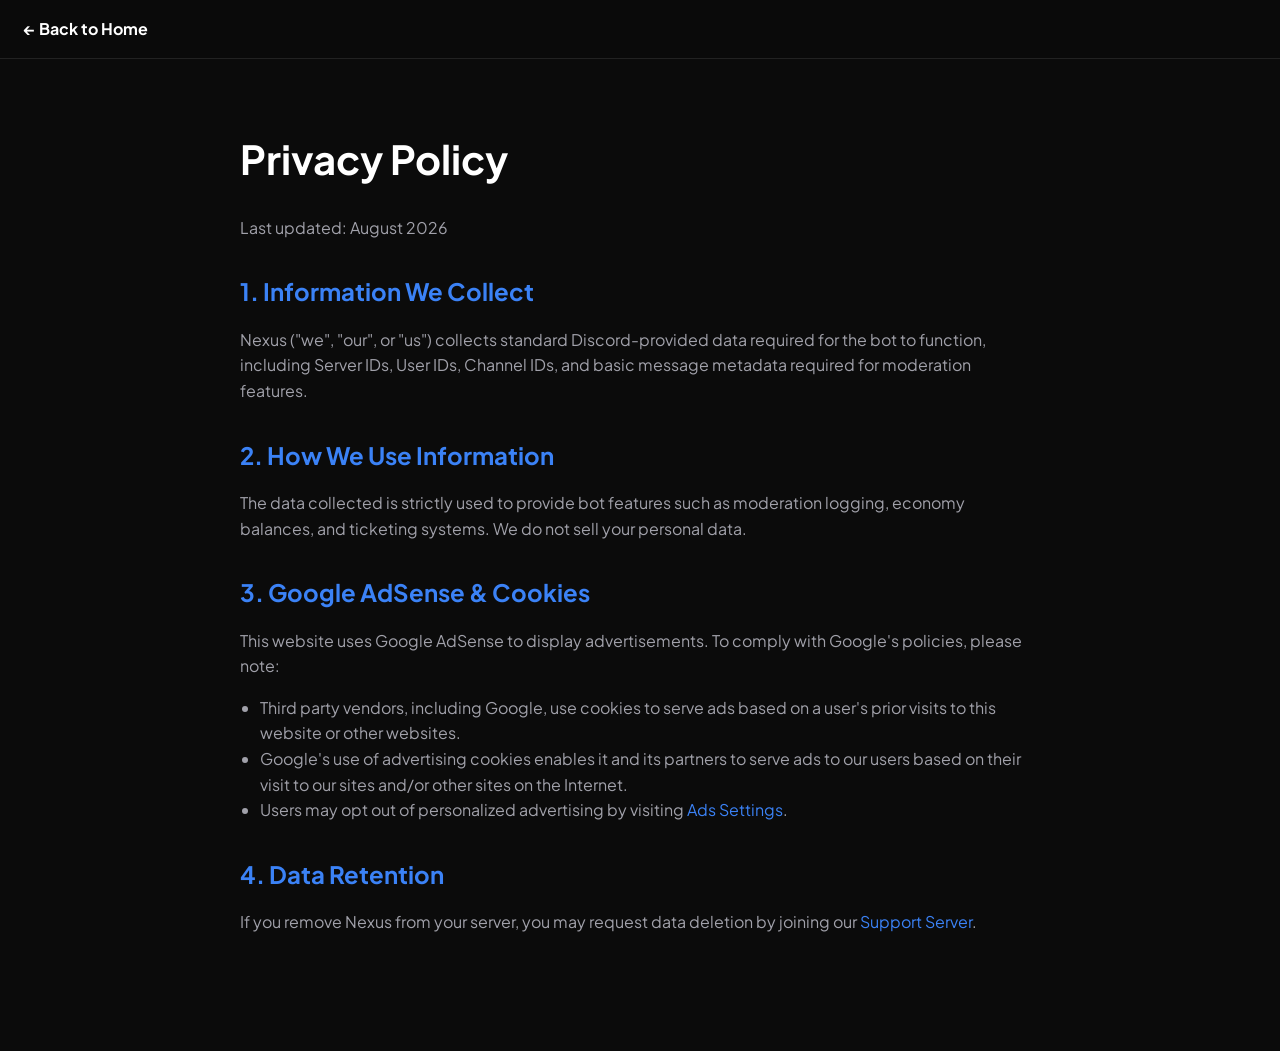
<file: privacy.html>
<!DOCTYPE html>
<html lang="en">
<head>
    <meta charset="UTF-8">
    <meta name="viewport" content="width=device-width, initial-scale=1.0">
    <title>Privacy Policy | Nexus Bot</title>
    <link rel="preconnect" href="https://fonts.googleapis.com">
    <link rel="preconnect" href="https://fonts.gstatic.com" crossorigin>
    <link href="https://fonts.googleapis.com/css2?family=Plus+Jakarta+Sans:wght@400;500;600;700;800&display=swap" rel="stylesheet">
    <script async src="https://pagead2.googlesyndication.com/pagead/js/adsbygoogle.js?client=ca-pub-4295591652006279" crossorigin="anonymous"></script>
    <style>
        :root { --bg-dark: #0b0b0b; --text-primary: #ffffff; --text-secondary: #a1a1aa; --accent-blue: #3b82f6; --font-main: 'Plus Jakarta Sans', sans-serif; }
        body { font-family: var(--font-main); background-color: var(--bg-dark); color: var(--text-primary); line-height: 1.6; margin: 0; padding: 0; }
        .container { max-width: 800px; margin: 0 auto; padding: 100px 24px; }
        h1 { font-size: 2.5rem; margin-bottom: 24px; }
        h2 { font-size: 1.5rem; margin-top: 32px; margin-bottom: 16px; color: var(--accent-blue); }
        p, ul { color: var(--text-secondary); margin-bottom: 16px; }
        ul { padding-left: 20px; }
        a { color: var(--accent-blue); text-decoration: none; }
        a:hover { text-decoration: underline; }
        .navbar { position: fixed; top: 0; width: 100%; background: rgba(11, 11, 11, 0.9); backdrop-filter: blur(10px); padding: 16px 24px; z-index: 1000; border-bottom: 1px solid rgba(255,255,255,0.1); }
        .back-btn { color: white; font-weight: bold; }
    </style>
</head>
<body>
    <nav class="navbar">
        <a href="index.html" class="back-btn">← Back to Home</a>
    </nav>
    <div class="container">
        <h1>Privacy Policy</h1>
        <p>Last updated: August 2026</p>
        
        <h2>1. Information We Collect</h2>
        <p>Nexus ("we", "our", or "us") collects standard Discord-provided data required for the bot to function, including Server IDs, User IDs, Channel IDs, and basic message metadata required for moderation features.</p>
        
        <h2>2. How We Use Information</h2>
        <p>The data collected is strictly used to provide bot features such as moderation logging, economy balances, and ticketing systems. We do not sell your personal data.</p>
        
        <h2>3. Google AdSense & Cookies</h2>
        <p>This website uses Google AdSense to display advertisements. To comply with Google's policies, please note:</p>
        <ul>
            <li>Third party vendors, including Google, use cookies to serve ads based on a user's prior visits to this website or other websites.</li>
            <li>Google's use of advertising cookies enables it and its partners to serve ads to our users based on their visit to our sites and/or other sites on the Internet.</li>
            <li>Users may opt out of personalized advertising by visiting <a href="https://myadcenter.google.com/" target="_blank">Ads Settings</a>.</li>
        </ul>

        <h2>4. Data Retention</h2>
        <p>If you remove Nexus from your server, you may request data deletion by joining our <a href="https://discord.gg/D97a6JcgpF" target="_blank">Support Server</a>.</p>
    </div>
</body>
</html>
</file>
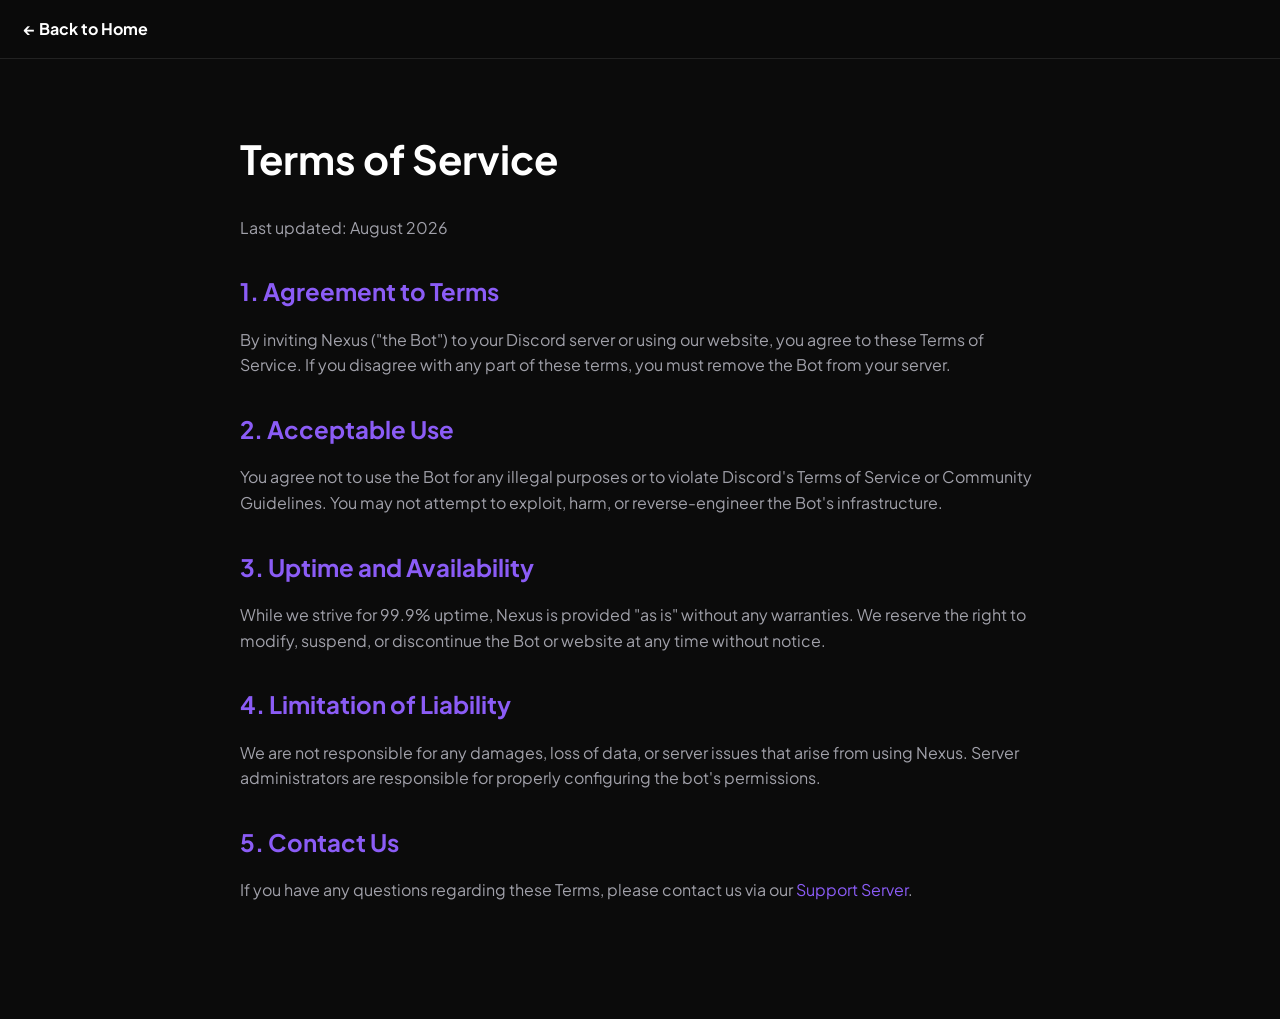
<file: terms.html>
<!DOCTYPE html>
<html lang="en">
<head>
    <meta charset="UTF-8">
    <meta name="viewport" content="width=device-width, initial-scale=1.0">
    <title>Terms of Service | Nexus Bot</title>
    <link rel="preconnect" href="https://fonts.googleapis.com">
    <link rel="preconnect" href="https://fonts.gstatic.com" crossorigin>
    <link href="https://fonts.googleapis.com/css2?family=Plus+Jakarta+Sans:wght@400;500;600;700;800&display=swap" rel="stylesheet">
    <script async src="https://pagead2.googlesyndication.com/pagead/js/adsbygoogle.js?client=ca-pub-4295591652006279" crossorigin="anonymous"></script>
    <style>
        :root { --bg-dark: #0b0b0b; --text-primary: #ffffff; --text-secondary: #a1a1aa; --accent-purple: #8b5cf6; --font-main: 'Plus Jakarta Sans', sans-serif; }
        body { font-family: var(--font-main); background-color: var(--bg-dark); color: var(--text-primary); line-height: 1.6; margin: 0; padding: 0; }
        .container { max-width: 800px; margin: 0 auto; padding: 100px 24px; }
        h1 { font-size: 2.5rem; margin-bottom: 24px; }
        h2 { font-size: 1.5rem; margin-top: 32px; margin-bottom: 16px; color: var(--accent-purple); }
        p, ul { color: var(--text-secondary); margin-bottom: 16px; }
        ul { padding-left: 20px; }
        a { color: var(--accent-purple); text-decoration: none; }
        a:hover { text-decoration: underline; }
        .navbar { position: fixed; top: 0; width: 100%; background: rgba(11, 11, 11, 0.9); backdrop-filter: blur(10px); padding: 16px 24px; z-index: 1000; border-bottom: 1px solid rgba(255,255,255,0.1); }
        .back-btn { color: white; font-weight: bold; }
    </style>
</head>
<body>
    <nav class="navbar">
        <a href="index.html" class="back-btn">← Back to Home</a>
    </nav>
    <div class="container">
        <h1>Terms of Service</h1>
        <p>Last updated: August 2026</p>
        
        <h2>1. Agreement to Terms</h2>
        <p>By inviting Nexus ("the Bot") to your Discord server or using our website, you agree to these Terms of Service. If you disagree with any part of these terms, you must remove the Bot from your server.</p>
        
        <h2>2. Acceptable Use</h2>
        <p>You agree not to use the Bot for any illegal purposes or to violate Discord's Terms of Service or Community Guidelines. You may not attempt to exploit, harm, or reverse-engineer the Bot's infrastructure.</p>
        
        <h2>3. Uptime and Availability</h2>
        <p>While we strive for 99.9% uptime, Nexus is provided "as is" without any warranties. We reserve the right to modify, suspend, or discontinue the Bot or website at any time without notice.</p>
        
        <h2>4. Limitation of Liability</h2>
        <p>We are not responsible for any damages, loss of data, or server issues that arise from using Nexus. Server administrators are responsible for properly configuring the bot's permissions.</p>

        <h2>5. Contact Us</h2>
        <p>If you have any questions regarding these Terms, please contact us via our <a href="https://discord.gg/D97a6JcgpF" target="_blank">Support Server</a>.</p>
    </div>
</body>
</html>
</file>
<file: style.css>
/* ==========================================================================
   CSS Variables & Theme Setup
   ========================================================================== */
:root {
    /* Colors */
    --bg-dark: #0b0b0b;
    --bg-card: rgba(255, 255, 255, 0.03);
    --border-color: rgba(255, 255, 255, 0.08);
    --text-primary: #ffffff;
    --text-secondary: #a1a1aa;
    
    /* Accents */
    --accent-blue: #3b82f6;
    --accent-purple: #8b5cf6;
    --accent-gradient: linear-gradient(135deg, var(--accent-blue), var(--accent-purple));
    
    /* Discord specific */
    --discord-blurple: #5865F2;
    --discord-dark: #36393f;
    --discord-embed-bg: #2f3136;
    
    /* Typography */
    --font-main: 'Plus Jakarta Sans', system-ui, -apple-system, sans-serif;
    
    /* Layout */
    --container-width: 1200px;
    --radius-sm: 8px;
    --radius-md: 16px;
    --radius-lg: 24px;
    --transition: all 0.3s cubic-bezier(0.4, 0, 0.2, 1);
}

/* ==========================================================================
   Reset & Base Styles
   ========================================================================== */
* {
    margin: 0;
    padding: 0;
    box-sizing: border-box;
}

html {
    scroll-behavior: smooth;
    overflow-x: hidden;
}

body {
    font-family: var(--font-main);
    background-color: var(--bg-dark);
    color: var(--text-primary);
    line-height: 1.6;
    overflow-x: hidden;
    position: relative;
}

/* Custom Scrollbar */
::-webkit-scrollbar {
    width: 10px;
}
::-webkit-scrollbar-track {
    background: var(--bg-dark);
}
::-webkit-scrollbar-thumb {
    background: var(--border-color);
    border-radius: 5px;
}
::-webkit-scrollbar-thumb:hover {
    background: var(--text-secondary);
}

/* Background Effects */
#particles-canvas {
    position: fixed;
    top: 0;
    left: 0;
    width: 100%;
    height: 100%;
    z-index: -2;
    pointer-events: none;
}

.bg-glow {
    position: fixed;
    width: 600px;
    height: 600px;
    background: var(--accent-gradient);
    filter: blur(150px);
    opacity: 0.15;
    border-radius: 50%;
    z-index: -1;
    pointer-events: none;
}

.glow-top-left {
    top: -200px;
    left: -200px;
}

.glow-bottom-right {
    bottom: -200px;
    right: -200px;
    background: linear-gradient(135deg, var(--accent-purple), var(--accent-blue));
}

/* Typography Utilities */
h1, h2, h3, h4, h5, h6 {
    line-height: 1.2;
    font-weight: 700;
}

.text-gradient {
    background: var(--accent-gradient);
    -webkit-background-clip: text;
    -webkit-text-fill-color: transparent;
    background-clip: text;
}

a {
    color: inherit;
    text-decoration: none;
    transition: var(--transition);
}

.container {
    max-width: var(--container-width);
    margin: 0 auto;
    padding: 0 24px;
}

/* ==========================================================================
   UI Components
   ========================================================================== */
/* Glassmorphism Card */
.glass {
    background: var(--bg-card);
    backdrop-filter: blur(12px);
    -webkit-backdrop-filter: blur(12px);
    border: 1px solid var(--border-color);
    border-radius: var(--radius-md);
    box-shadow: 0 4px 30px rgba(0, 0, 0, 0.1);
}

/* Buttons */
.btn {
    display: inline-flex;
    align-items: center;
    justify-content: center;
    gap: 8px;
    font-family: inherit;
    font-weight: 600;
    border-radius: var(--radius-sm);
    cursor: pointer;
    transition: var(--transition);
    border: none;
    outline: none;
    padding: 12px 24px;
    font-size: 1rem;
}

.btn-primary {
    background: var(--accent-gradient);
    color: white;
    box-shadow: 0 4px 15px rgba(59, 130, 246, 0.25);
}

.btn-primary:hover {
    box-shadow: 0 6px 20px rgba(59, 130, 246, 0.4);
    transform: translateY(-2px);
}

.btn-secondary {
    background: var(--bg-card);
    color: white;
    border: 1px solid var(--border-color);
}

.btn-secondary:hover {
    background: rgba(255, 255, 255, 0.08);
    transform: translateY(-2px);
}

.btn-outline {
    background: transparent;
    border: 1px solid var(--border-color);
    color: var(--text-secondary);
}

.btn-outline:hover {
    color: white;
    border-color: white;
}

.btn-small {
    padding: 8px 16px;
    font-size: 0.875rem;
}

.btn-large {
    padding: 16px 32px;
    font-size: 1.125rem;
}

.btn-icon {
    padding: 12px;
}

/* Badge */
.badge {
    display: inline-block;
    padding: 6px 16px;
    background: rgba(59, 130, 246, 0.1);
    border: 1px solid rgba(59, 130, 246, 0.2);
    color: var(--accent-blue);
    border-radius: 50px;
    font-size: 0.875rem;
    font-weight: 600;
    margin-bottom: 24px;
}

/* ==========================================================================
   Navigation
   ========================================================================== */
.navbar {
    position: fixed;
    top: 0;
    left: 0;
    width: 100%;
    z-index: 1000;
    transition: var(--transition);
    border-bottom: 1px solid transparent;
}

.navbar.scrolled {
    background: rgba(11, 11, 11, 0.8);
    backdrop-filter: blur(16px);
    -webkit-backdrop-filter: blur(16px);
    border-bottom: 1px solid var(--border-color);
}

.nav-container {
    max-width: var(--container-width);
    margin: 0 auto;
    padding: 16px 24px;
    display: flex;
    justify-content: space-between;
    align-items: center;
}

.logo {
    display: flex;
    align-items: center;
    gap: 12px;
    font-size: 1.5rem;
    font-weight: 800;
    letter-spacing: -0.5px;
}

.logo-icon {
    width: 36px;
    height: 36px;
    background: var(--accent-gradient);
    border-radius: 10px;
    display: flex;
    align-items: center;
    justify-content: center;
    color: white;
    font-size: 1.25rem;
}

.nav-links {
    display: flex;
    gap: 32px;
}

.nav-links a {
    color: var(--text-secondary);
    font-weight: 500;
}

.nav-links a:hover {
    color: white;
}

.mobile-menu-btn {
    display: none;
    background: none;
    border: none;
    color: white;
    cursor: pointer;
}

.mobile-menu {
    display: none;
    position: fixed;
    top: 70px;
    left: 0;
    width: 100%;
    background: rgba(11, 11, 11, 0.95);
    backdrop-filter: blur(16px);
    border-bottom: 1px solid var(--border-color);
    padding: 24px;
    flex-direction: column;
    gap: 20px;
    z-index: 999;
}

.mobile-menu.active {
    display: flex;
}

/* ==========================================================================
   Hero Section
   ========================================================================== */
.hero {
    min-height: 100vh;
    display: flex;
    align-items: center;
    justify-content: center;
    text-align: center;
    padding: 120px 24px 60px;
}

.hero-content {
    max-width: 800px;
}

.hero-title {
    font-size: clamp(2.5rem, 5vw, 4.5rem);
    margin-bottom: 24px;
    letter-spacing: -1px;
}

.hero-description {
    font-size: clamp(1rem, 2vw, 1.25rem);
    color: var(--text-secondary);
    margin-bottom: 40px;
    max-width: 600px;
    margin-left: auto;
    margin-right: auto;
}

.hero-buttons {
    display: flex;
    gap: 16px;
    justify-content: center;
    flex-wrap: wrap;
}

/* ==========================================================================
   Statistics
   ========================================================================== */
.stats {
    padding: 40px 24px;
}

.stats-container {
    max-width: var(--container-width);
    margin: 0 auto;
    display: grid;
    grid-template-columns: repeat(auto-fit, minmax(200px, 1fr));
    gap: 24px;
}

.stat-card {
    padding: 32px;
    text-align: center;
    transition: var(--transition);
}

.stat-card:hover {
    transform: translateY(-5px);
    border-color: rgba(255, 255, 255, 0.15);
}

.stat-number {
    font-size: 2.5rem;
    background: var(--accent-gradient);
    -webkit-background-clip: text;
    -webkit-text-fill-color: transparent;
    margin-bottom: 8px;
}

.stat-label {
    color: var(--text-secondary);
    font-weight: 500;
    text-transform: uppercase;
    letter-spacing: 1px;
    font-size: 0.875rem;
}

/* ==========================================================================
   Features Section
   ========================================================================== */
.section-header {
    text-align: center;
    margin-bottom: 60px;
    padding: 0 24px;
}

.section-header h2 {
    font-size: clamp(2rem, 4vw, 3rem);
    margin-bottom: 16px;
}

.section-header p {
    color: var(--text-secondary);
    font-size: 1.125rem;
    max-width: 600px;
    margin: 0 auto;
}

.features {
    padding: 100px 0;
}

.features-grid {
    display: grid;
    grid-template-columns: repeat(auto-fit, minmax(280px, 1fr));
    gap: 24px;
}

.feature-card {
    padding: 32px;
    transition: var(--transition);
}

.feature-card:hover {
    transform: translateY(-5px);
    background: rgba(255, 255, 255, 0.05);
}

.feature-icon {
    width: 48px;
    height: 48px;
    border-radius: 12px;
    display: flex;
    align-items: center;
    justify-content: center;
    font-size: 1.5rem;
    margin-bottom: 24px;
}

.bg-blue { background: rgba(59, 130, 246, 0.1); color: var(--accent-blue); }
.bg-purple { background: rgba(139, 92, 246, 0.1); color: var(--accent-purple); }

.feature-card h3 {
    margin-bottom: 12px;
    font-size: 1.25rem;
}

.feature-card p {
    color: var(--text-secondary);
    font-size: 0.95rem;
}

/* ==========================================================================
   Why Nexus (Grid)
   ========================================================================== */
.why-nexus {
    padding: 100px 0;
    background: linear-gradient(180deg, transparent, rgba(255,255,255,0.01), transparent);
}

.why-grid {
    display: grid;
    grid-template-columns: repeat(auto-fit, minmax(300px, 1fr));
    gap: 32px;
}

.why-item {
    border-left: 2px solid var(--border-color);
    padding-left: 24px;
    transition: var(--transition);
}

.why-item:hover {
    border-left-color: var(--accent-blue);
}

.why-item h4 {
    font-size: 1.2rem;
    margin-bottom: 12px;
}

.why-item p {
    color: var(--text-secondary);
}

/* ==========================================================================
   Mockup / Gallery Section
   ========================================================================== */
.gallery {
    padding: 100px 0;
}

.gallery-container {
    display: grid;
    grid-template-columns: repeat(auto-fit, minmax(350px, 1fr));
    gap: 32px;
}

.screenshot {
    overflow: hidden;
    border-radius: var(--radius-md);
}

.mockup-header {
    background: rgba(0,0,0,0.3);
    padding: 12px 16px;
    display: flex;
    gap: 8px;
    border-bottom: 1px solid var(--border-color);
}

.dot {
    width: 12px;
    height: 12px;
    border-radius: 50%;
}
.dot.red { background: #ff5f56; }
.dot.yellow { background: #ffbd2e; }
.dot.green { background: #27c93f; }

.mockup-body {
    padding: 24px;
    background: rgba(54, 57, 63, 0.5); /* Discord dark theme hint */
}

/* Discord Message Styling */
.discord-message {
    display: flex;
    gap: 16px;
    font-family: 'Whitney', 'Helvetica Neue', Helvetica, Arial, sans-serif;
}

.avatar {
    width: 40px;
    height: 40px;
    border-radius: 50%;
    display: flex;
    align-items: center;
    justify-content: center;
    font-weight: bold;
    color: white;
}

.bg-gradient { background: var(--accent-gradient); }

.msg-content {
    flex: 1;
}

.username {
    font-weight: 600;
    color: white;
    margin-bottom: 4px;
    display: flex;
    align-items: center;
    gap: 8px;
}

.bot-tag {
    background: var(--discord-blurple);
    color: white;
    font-size: 0.65rem;
    padding: 2px 6px;
    border-radius: 4px;
    text-transform: uppercase;
}

.embed {
    background: var(--discord-embed-bg);
    border-left: 4px solid;
    padding: 16px;
    border-radius: 4px;
    margin-top: 8px;
}

.embed-blue { border-left-color: var(--accent-blue); }
.embed-purple { border-left-color: var(--accent-purple); }

.embed strong {
    display: block;
    margin-bottom: 8px;
    color: white;
}

.embed p {
    color: #dcddde;
    font-size: 0.9rem;
}

.discord-buttons {
    margin-top: 12px;
    display: flex;
    gap: 8px;
}

.d-btn {
    background: #4f545c;
    color: white;
    border: none;
    padding: 8px 16px;
    border-radius: 4px;
    cursor: pointer;
    font-weight: 500;
    transition: background 0.2s;
}

.d-btn:hover { background: #5d6269; }
.d-btn-danger { background: #ed4245; }
.d-btn-danger:hover { background: #c9383b; }

/* ==========================================================================
   FAQ Section
   ========================================================================== */
.faq {
    padding: 100px 0;
}

.faq-container {
    max-width: 800px;
    display: flex;
    flex-direction: column;
    gap: 16px;
}

.faq-item {
    overflow: hidden;
}

.faq-question {
    width: 100%;
    text-align: left;
    background: none;
    border: none;
    color: white;
    padding: 24px;
    font-size: 1.1rem;
    font-weight: 600;
    cursor: pointer;
    display: flex;
    justify-content: space-between;
    align-items: center;
    font-family: inherit;
}

.faq-question .icon {
    font-size: 1.5rem;
    transition: transform 0.3s ease;
    color: var(--accent-blue);
}

.faq-item.active .faq-question .icon {
    transform: rotate(45deg);
}

.faq-answer {
    max-height: 0;
    overflow: hidden;
    transition: max-height 0.4s ease-out;
}

.faq-answer p {
    padding: 0 24px 24px;
    color: var(--text-secondary);
}

/* ==========================================================================
   Feedback Section
   ========================================================================== */
.feedback {
    padding: 100px 0;
}

.feedback-card {
    max-width: 600px;
    padding: 40px;
}

.feedback-content {
    text-align: center;
    margin-bottom: 32px;
}

.feedback-form {
    display: flex;
    flex-direction: column;
    gap: 20px;
}

.form-group input,
.form-group textarea {
    width: 100%;
    padding: 16px;
    background: rgba(0,0,0,0.2);
    border: 1px solid var(--border-color);
    border-radius: var(--radius-sm);
    color: white;
    font-family: inherit;
    outline: none;
    transition: var(--transition);
}

.form-group input:focus,
.form-group textarea:focus {
    border-color: var(--accent-blue);
    background: rgba(0,0,0,0.4);
}

.w-100 { width: 100%; }

.rating {
    display: flex;
    align-items: center;
    gap: 16px;
    color: var(--text-secondary);
}

.stars {
    display: flex;
    gap: 4px;
    font-size: 1.5rem;
    cursor: pointer;
    color: var(--border-color);
}

.stars span:hover,
.stars span.active {
    color: #fbbf24;
}

.form-success {
    background: rgba(39, 201, 63, 0.1);
    color: #27c93f;
    padding: 16px;
    border-radius: var(--radius-sm);
    text-align: center;
    border: 1px solid rgba(39, 201, 63, 0.2);
}

.hidden { display: none; }

/* ==========================================================================
   Footer
   ========================================================================== */
.footer {
    border-top: 1px solid var(--border-color);
    padding: 60px 0 24px;
    background: rgba(0,0,0,0.3);
}

.footer-container {
    display: flex;
    justify-content: space-between;
    flex-wrap: wrap;
    gap: 40px;
    margin-bottom: 40px;
}

.footer-brand {
    max-width: 300px;
}

.footer-brand p {
    color: var(--text-secondary);
    margin-top: 16px;
    font-size: 0.95rem;
}

.footer-links {
    display: flex;
    gap: 60px;
    flex-wrap: wrap;
}

.link-group h4 {
    margin-bottom: 16px;
    color: white;
}

.link-group a {
    display: block;
    color: var(--text-secondary);
    margin-bottom: 12px;
    font-size: 0.95rem;
}

.link-group a:hover {
    color: var(--accent-blue);
}

.footer-bottom {
    text-align: center;
    color: var(--text-secondary);
    font-size: 0.875rem;
    border-top: 1px solid var(--border-color);
    padding-top: 24px;
}

/* ==========================================================================
   Animations
   ========================================================================== */
.reveal {
    opacity: 0;
    transform: translateY(30px);
    transition: all 0.8s cubic-bezier(0.5, 0, 0, 1);
}

.reveal.active {
    opacity: 1;
    transform: translateY(0);
}

.delay-1 { transition-delay: 0.1s; }
.delay-2 { transition-delay: 0.2s; }

/* ==========================================================================
   Responsive Design
   ========================================================================== */
@media (max-width: 768px) {
    .nav-links, .nav-actions .btn {
        display: none;
    }
    .mobile-menu-btn {
        display: block;
    }
    .hero {
        padding-top: 150px;
    }
    .stats-container {
        grid-template-columns: repeat(2, 1fr);
    }
    .footer-container {
        flex-direction: column;
    }
}

@media (max-width: 480px) {
    .stats-container {
        grid-template-columns: 1fr;
    }
    .hero-buttons {
        flex-direction: column;
    }
}
/* Add this to bottom of style.css for internal pages */
.page-header { padding: 150px 24px 60px; text-align: center; }
.page-content { padding: 40px 24px 100px; max-width: 800px; margin: 0 auto; }
.page-content h2 { margin: 30px 0 15px; color: white; font-size: 1.5rem; }
.page-content p { color: var(--text-secondary); margin-bottom: 20px; }
.page-content ul { color: var(--text-secondary); margin-bottom: 20px; padding-left: 20px; }
.page-content li { margin-bottom: 10px; }
.error-page { min-height: 100vh; display: flex; align-items: center; justify-content: center; flex-direction: column; text-align: center; }
.error-code { font-size: clamp(6rem, 15vw, 10rem); line-height: 1; margin-bottom: 20px; }
</file>
